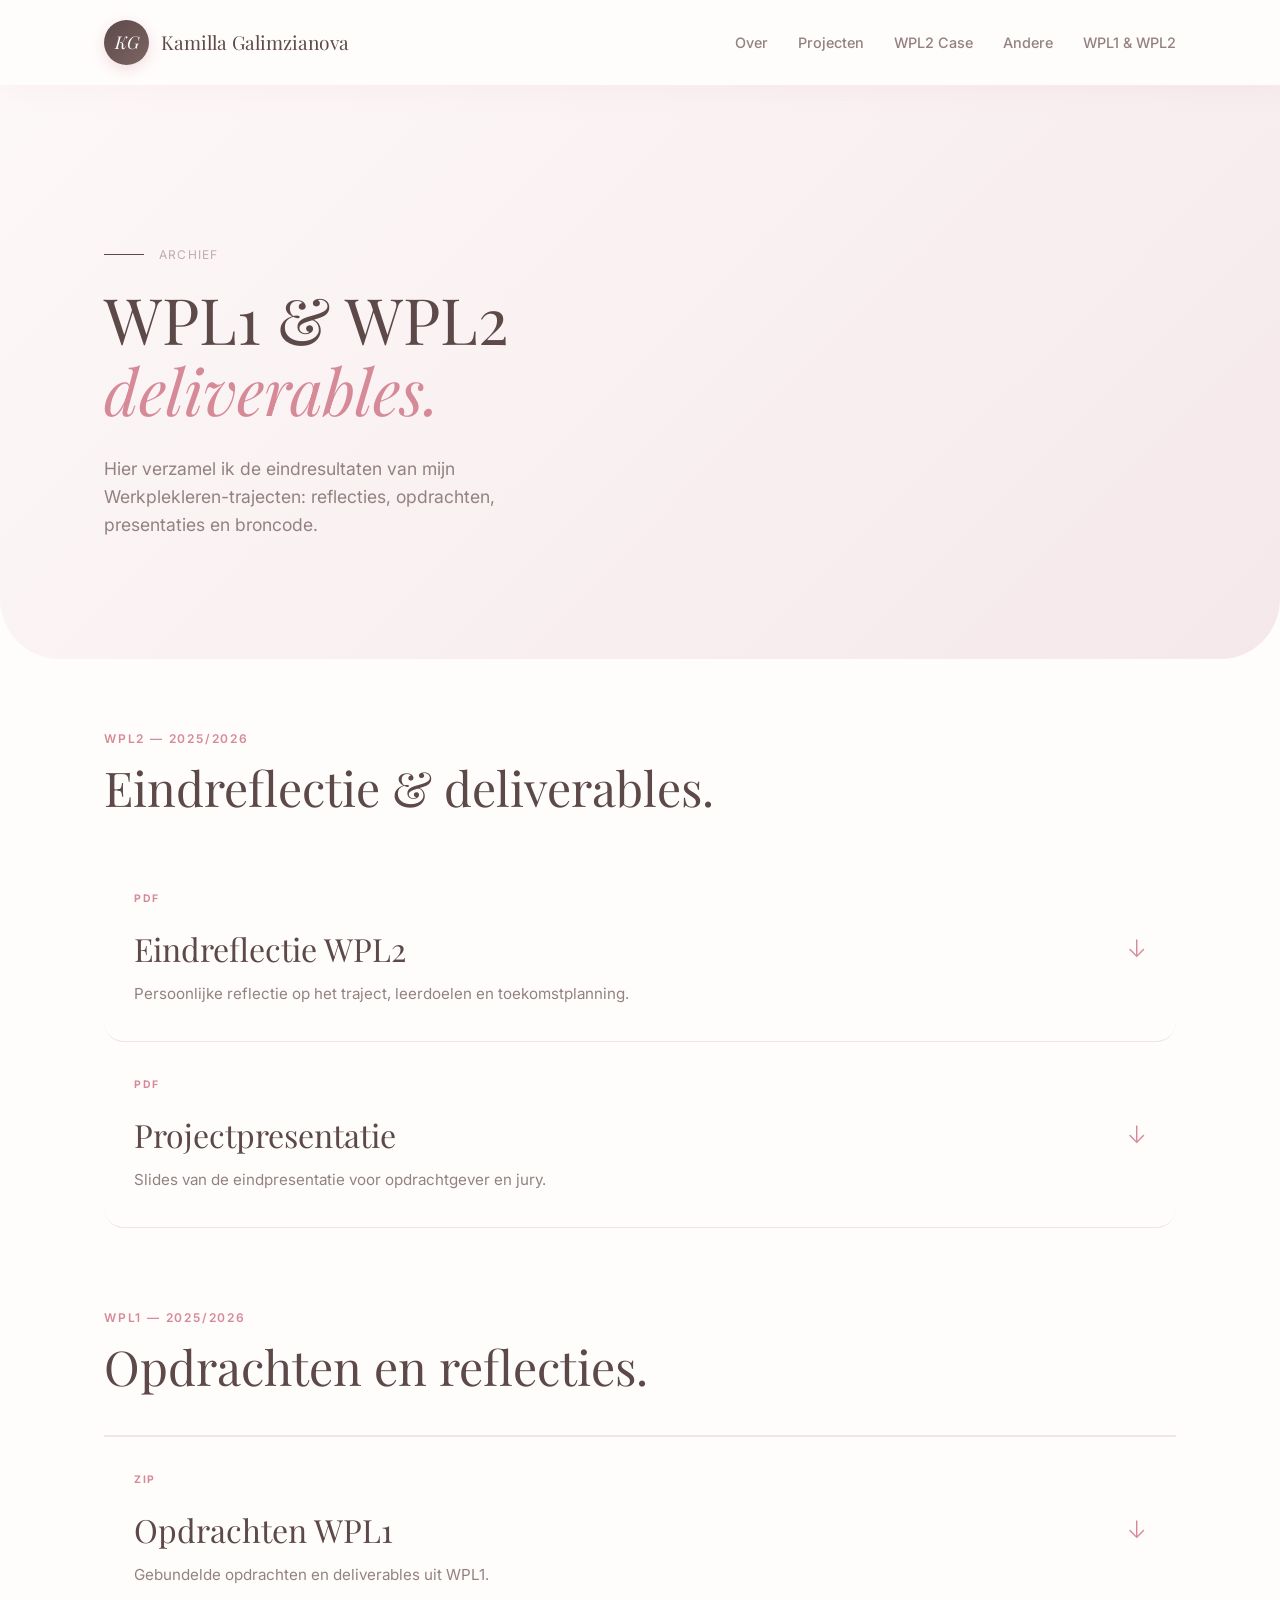
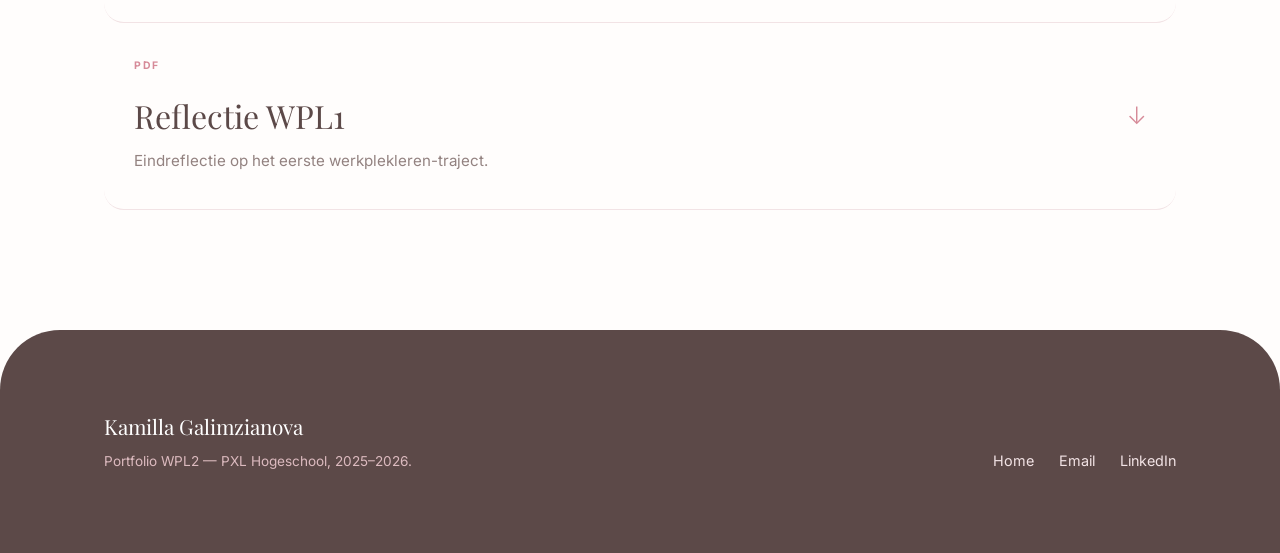
<file: wpl.html>
<!DOCTYPE html>
<html lang="nl">
<head>
    <meta charset="UTF-8">
    <meta name="viewport" content="width=device-width, initial-scale=1.0">
    <title>WPL1 & WPL2 | Kamilla Galimzianova</title>
    <link rel="stylesheet" href="style.css">
    <link rel="preconnect" href="https://fonts.gstatic.com" crossorigin>
    <link href="https://fonts.googleapis.com/css2?family=Inter:wght@300;400;500;600;700&family=Playfair+Display:ital,wght@0,400;0,600;1,400;1,600&display=swap" rel="stylesheet">
</head>
<body>

    <header class="header">
        <div class="container header-inner">
            <a href="index.html" class="logo">
                <span class="logo-circle logo-dark">KG</span>
                <span class="logo-text">Kamilla Galimzianova</span>
            </a>
            <nav class="nav">
                <a href="index.html#about">Over</a>
                <a href="index.html#projects">Projecten</a>
                <a href="index.html#wpl2">WPL2 Case</a>
                <a href="index.html#andere">Andere</a>
                <a href="wpl.html">WPL1 & WPL2</a>
            </nav>
        </div>
    </header>

    <section class="section archive-hero">
        <div class="container">
            <p class="subtitle archive-subtitle"><span class="line-inline"></span> ARCHIEF</p>
            <h1 class="main-title">WPL1 & WPL2<br><span class="highlight highlight-blue">deliverables.</span></h1>
            <p class="hero-text">Hier verzamel ik de eindresultaten van mijn<br>Werkplekleren-trajecten: reflecties, opdrachten,<br>presentaties en broncode.</p>
        </div>
    </section>

    <section class="section files-section">
        <div class="container">
            <p class="subtitle tag-blue">WPL2 — 2025/2026</p>
            <h2 class="section-title">Eindreflectie & deliverables.</h2>

            <a href="./Documents/Eindreflectie WPL2_ Galimzianova_Kamilla.pdf" download="Eindreflectie WPL2_ Galimzianova_Kamilla.pdf" class="file-item">
                    <div class="file-content">
                        <span class="file-tag">PDF</span>
                        <h3 class="file-title">Eindreflectie WPL2</h3>
                        <p class="file-desc">Persoonlijke reflectie op het traject, leerdoelen en toekomstplanning.</p>
                    </div>
                    <div class="file-icon">&#8595;</div>
                </a>


                <a href="./Documents/Eindpresentatie - Qern.pdf" download="Eindpresentatie - Qern.pdf" class="file-item" target="_blank">
                    <div class="file-content">
                        <span class="file-tag">PDF</span>
                        <h3 class="file-title">Projectpresentatie</h3>
                        <p class="file-desc">Slides van de eindpresentatie voor opdrachtgever en jury.</p>
                    </div>
                    <div class="file-icon">&#8595;</div>
                </a>
            </div>
        </div>
    </section>

    <section class="section files-section pb-large">
        <div class="container">
            <p class="subtitle tag-blue">WPL1 — 2025/2026</p>
            <h2 class="section-title">Opdrachten en reflecties.</h2>
            
            <div class="file-list">
                <a href="./Documents/Opdrachten WPL1.zip" download="Opdrachten WPL1.zip" class="file-item" target="_blank">
                    <div class="file-content">
                        <span class="file-tag">ZIP</span>
                        <h3 class="file-title">Opdrachten WPL1</h3>
                        <p class="file-desc">Gebundelde opdrachten en deliverables uit WPL1.</p>
                    </div>
                    <div class="file-icon">&#8595;</div>
                </a>

                <a href="./Documents/Eindreflectie WPL1 DVO Kamilla Galimzianova.pdf" download="Eindreflectie WPL1 DVO Kamilla Galimzianova.pdf" class="file-item" target="_blank">
                    <div class="file-content">
                        <span class="file-tag">PDF</span>
                        <h3 class="file-title">Reflectie WPL1</h3>
                        <p class="file-desc">Eindreflectie op het eerste werkplekleren-traject.</p>
                    </div>
                    <div class="file-icon">&#8595;</div>
                </a>
            </div>
        </div>
    </section>

    <footer class="footer-dark">
        <div class="container footer-dark-inner">
            <div class="footer-dark-left">
                <h4>Kamilla Galimzianova</h4>
                <p>Portfolio WPL2 — PXL Hogeschool, 2025–2026.</p>
            </div>
            <div class="footer-dark-links">
                <a href="index.html">Home</a>
                <a href="mailto:email@example.com">Email</a>
                <a href="https://www.linkedin.com/in/kamilla-galimzianova-b71980315/">LinkedIn</a>
            </div>
        </div>
    </footer>

</body>
</html>
</file>
<file: style.css>
/* Базовые переменные и сброс стилей */
:root {
    --bg-color: #fffdfc; /* Жемчужно-белый фон */
    --text-dark: #5c4948; /* Теплый шоколадно-лиловый оттенок */
    --text-light: #938280; /* Пыльно-розово-серый */
    --accent-color: #d68a98; /* Нежная пыльная роза */
    --accent-hover: #c47685; /* Более насыщенный ягодный оттенок */
    --border-color: #f2e3e5; /* Очень светлый розово-бежевый */
    
    --section-bg-soft: #fcf6f7; /* Пудровый фон для секций */
    --section-bg-gradient: linear-gradient(135deg, #fdf8f8 0%, #f5e8ea 100%); /* Элегантный градиент */
    
    --font-heading: 'Playfair Display', serif;
    --font-body: 'Inter', sans-serif;
}

* {
    margin: 0;
    padding: 0;
    box-sizing: border-box;
}

html {
    scroll-behavior: smooth;
}

body {
    background-color: var(--bg-color);
    color: var(--text-light);
    font-family: var(--font-body);
    line-height: 1.6;
    overflow-x: hidden;
}

h1, h2, h3, h4 {
    color: var(--text-dark);
    font-family: var(--font-heading);
    font-weight: 400;
}

a {
    text-decoration: none;
    color: inherit;
    transition: color 0.3s;
}

.container {
    max-width: 1200px;
    margin: 0 auto;
    padding: 0 5%;
}

.section {
    padding: 100px 0;
}

/* Выделение курсивом и цветом */
.highlight {
    font-style: italic;
    color: var(--accent-color);
    position: relative;
    display: inline-block;
}

/* Легкий декоративный элемент под выделенным текстом */
.highlight::after {
    content: '';
    position: absolute;
    bottom: 4px;
    left: 0;
    width: 100%;
    height: 6px;
    background-color: rgba(214, 138, 152, 0.2);
    border-radius: 10px;
    z-index: -1;
}

/* Общий подзаголовок */
.subtitle {
    font-size: 0.75rem;
    letter-spacing: 0.15em;
    text-transform: uppercase;
    color: #c2aab0; 
    margin-bottom: 20px;
}

.section-title {
    font-size: 3rem;
    line-height: 1.2;
    margin-bottom: 40px;
}

/* Кнопки - делаем их более округлыми и мягкими */
.btn {
    display: inline-block;
    padding: 14px 32px;
    border-radius: 40px;
    font-size: 0.95rem;
    font-weight: 500;
    cursor: pointer;
    transition: all 0.4s cubic-bezier(0.4, 0, 0.2, 1);
}

.btn-primary {
    background: linear-gradient(135deg, var(--accent-color) 0%, #e29ba7 100%);
    color: #fff;
    border: none;
    box-shadow: 0 8px 25px rgba(214, 138, 152, 0.3);
}

.btn-primary:hover {
    transform: translateY(-3px);
    box-shadow: 0 12px 30px rgba(214, 138, 152, 0.4);
}

.btn-outline {
    background-color: rgba(255, 255, 255, 0.6);
    color: var(--text-dark);
    border: 1px solid var(--accent-color);
    margin-left: 15px;
}

.btn-outline:hover {
    background-color: var(--accent-color);
    color: #fff;
}

/* --- Навигация (Header) - Эффект матового стекла --- */
.header {
    padding: 20px 0;
    position: sticky; /* Теперь шапка прилипает при скролле */
    top: 0;
    width: 100%;
    z-index: 100;
    background: rgba(255, 253, 252, 0.85); /* Полупрозрачный белый */
    backdrop-filter: blur(12px); /* Размытие фона под шапкой */
    -webkit-backdrop-filter: blur(12px);
    box-shadow: 0 4px 30px rgba(214, 138, 152, 0.08); /* Очень нежная тень */
    transition: all 0.3s ease;
}

.header-inner {
    display: flex;
    justify-content: space-between;
    align-items: center;
}

.logo {
    display: flex;
    align-items: center;
    gap: 12px;
}

.logo-circle {
    background: linear-gradient(135deg, var(--accent-color) 0%, #e29ba7 100%);
    color: #fff;
    width: 45px;
    height: 45px;
    border-radius: 50%;
    display: flex;
    justify-content: center;
    align-items: center;
    font-family: var(--font-heading);
    font-style: italic;
    font-size: 1.1rem;
    box-shadow: 0 4px 15px rgba(214, 138, 152, 0.3);
}

.logo-text {
    font-family: var(--font-heading);
    font-size: 1.2rem;
    color: var(--text-dark);
}

.nav {
    display: flex;
    gap: 30px;
    font-size: 0.9rem;
    font-weight: 500;
    color: var(--text-light);
}

.nav a {
    padding: 5px 0;
    position: relative;
}

.nav a::after {
    content: '';
    position: absolute;
    bottom: 0;
    left: 0;
    width: 0;
    height: 2px;
    background-color: var(--accent-color);
    transition: width 0.3s ease;
}

.nav a:hover {
    color: var(--accent-color);
}

.nav a:hover::after {
    width: 100%;
}

/* --- Секция: Hero --- */
.hero {
    padding-top: 100px; /* Уменьшили из-за sticky шапки */
    min-height: 100vh;
    display: flex;
    align-items: center;
    position: relative;
    /* Воздушный фон для первого экрана */
    background: radial-gradient(circle at top right, #fdf4f6 0%, var(--bg-color) 50%);
}

.hero-inner {
    display: grid;
    grid-template-columns: 1fr 1fr;
    gap: 60px;
    align-items: center;
}

.main-title {
    font-size: 4rem;
    line-height: 1.1;
    margin-bottom: 30px;
}

.hero-text {
    font-size: 1.1rem;
    margin-bottom: 40px;
    max-width: 450px;
}

.hero-image-wrapper {
    position: relative;
    border-radius: 40px; /* Более округлые углы */
    overflow: hidden;
    box-shadow: 0 20px 50px rgba(214, 138, 152, 0.15);
}

.hero-img {
    width: 100%;
    height: auto;
    display: block;
    border-radius: 40px;
}

/* Плавающие плашки на фото */
.floating-badge {
    position: absolute;
    background: rgba(255, 255, 255, 0.9);
    backdrop-filter: blur(5px);
    padding: 20px;
    border-radius: 25px;
    box-shadow: 0 15px 35px rgba(214, 138, 152, 0.1);
    text-align: center;
}

.floating-badge strong {
    color: var(--accent-color);
    font-family: var(--font-heading);
    font-size: 1.8rem;
    line-height: 1;
}

.floating-badge span {
    font-size: 0.6rem;
    letter-spacing: 0.1em;
    color: var(--text-light);
}

.badge-top-right {
    top: 20px;
    right: 20px;
}

.badge-bottom-left {
    bottom: 20px;
    left: 20px;
}

.scroll-indicator {
    position: absolute;
    bottom: 40px;
    left: 5%;
    display: flex;
    align-items: center;
    gap: 15px;
    font-size: 0.7rem;
    letter-spacing: 0.15em;
    color: #c2aab0;
}

.scroll-indicator .line {
    width: 60px;
    height: 1px;
    background-color: #f2e3e5;
}

/* --- Секция: Обо мне (About) --- */
.about {
    background-color: var(--section-bg-soft); /* Пудровый фон для секции */
    border-radius: 60px; /* Красивые скругления для секции */
    margin: 40px 2%;
    padding: 100px 5%;
}

.about-inner {
    display: grid;
    grid-template-columns: 1fr 1fr;
    gap: 60px;
}

.about-text-col p {
    margin-bottom: 20px;
    font-size: 1.1rem;
}

/* --- Секция: Проекты --- */
.projects {
    background-color: var(--bg-color); /* Возвращаем светлый фон */
}

.projects-header {
    display: grid;
    grid-template-columns: 1fr 1fr;
    gap: 60px;
    margin-bottom: 80px;
}

.projects-intro {
    font-size: 1.1rem;
    padding-top: 40px;
}

.project-card {
    display: grid;
    grid-template-columns: 1.2fr 1fr;
    gap: 60px;
    align-items: center;
    margin-bottom: 100px;
    background: #fff;
    padding: 40px;
    border-radius: 40px;
    box-shadow: 0 15px 40px rgba(214, 138, 152, 0.05); /* Легкая тень у карточек */
    transition: transform 0.4s ease;
}

.project-card:hover {
    transform: translateY(-10px);
}

.project-card.reverse {
    grid-template-columns: 1fr 1.2fr;
}

.project-image img {
    width: 100%;
    border-radius: 30px;
}

.project-num {
    color: var(--accent-color);
    font-family: var(--font-heading);
    font-style: italic;
    font-size: 1.5rem;
    margin-bottom: 15px;
}

.project-title {
    font-size: 2.2rem;
    margin-bottom: 20px;
}

.project-desc {
    font-size: 1.1rem;
    margin-bottom: 30px;
}

.tech-stack {
    display: flex;
    gap: 10px;
    flex-wrap: wrap;
}

.tech-badge {
    padding: 8px 18px;
    background-color: var(--section-bg-soft);
    border-radius: 20px;
    font-size: 0.8rem;
    color: var(--text-dark);
}

/* --- Секция: WPL2 Case --- */
.wpl2 {
    background: var(--section-bg-gradient); /* Красивый градиентный фон */
    border-radius: 60px;
    margin: 40px 2%;
    padding: 100px 5%;
}

.wpl2-grid {
    display: grid;
    grid-template-columns: 1fr 1fr;
    gap: 30px;
}

.wpl2-card {
    background: rgba(255, 255, 255, 0.8);
    backdrop-filter: blur(10px);
    border: 1px solid #fff;
    padding: 50px;
    border-radius: 30px;
}

.wpl2-card h3 {
    color: var(--accent-color);
    font-size: 1.4rem;
    margin-bottom: 25px;
}

.wpl2-card p {
    margin-bottom: 15px;
}

/* --- Секция: Хобби --- */
.hobbies-grid {
    display: grid;
    grid-template-columns: repeat(3, 1fr);
    gap: 30px;
}

.hobby-card {
    background: #fff;
    border: 1px solid var(--border-color);
    border-radius: 30px;
    overflow: hidden;
    transition: transform 0.4s ease, box-shadow 0.4s ease;
}

.hobby-card:hover {
    transform: translateY(-8px);
    box-shadow: 0 20px 40px rgba(214, 138, 152, 0.12);
}

.hobby-card img {
    width: 100%;
    height: 200px;
    object-fit: cover;
}

.hobby-content {
    padding: 30px;
}

.hobby-content h3 {
    font-size: 1.2rem;
    margin-bottom: 15px;
}

.hobby-content p {
    font-size: 0.95rem;
}

/* --- Секция: Контакты --- */
.contact {
    text-align: center;
    padding: 120px 0;
    background: radial-gradient(circle at center, #fcebec 0%, var(--bg-color) 70%);
}

.contact .section-title {
    margin-bottom: 20px;
}

.contact p {
    margin-bottom: 40px;
    font-size: 1.1rem;
}

/* --- Футер --- */
.footer {
    padding: 40px 0;
    border-top: 1px solid var(--border-color);
    font-size: 0.85rem;
}

.footer-inner {
    display: flex;
    justify-content: space-between;
}

.footer-links {
    display: flex;
    gap: 30px;
}

.footer-links a:hover {
    color: var(--accent-color);
}

/* --- Адаптивность (Mobile & Tablet) --- */
@media (max-width: 992px) {
    .hero-inner, .about-inner, .projects-header, .project-card, .project-card.reverse, .wpl2-grid {
        grid-template-columns: 1fr;
        gap: 40px;
    }
    
    .project-card.reverse .project-info {
        order: 2;
    }
    .project-card.reverse .project-image {
        order: 1;
    }

    .hobbies-grid {
        grid-template-columns: 1fr;
    }

    .main-title {
        font-size: 3rem;
    }
    
    .nav {
        display: none;
    }
    
    .about, .wpl2 {
        border-radius: 30px;
        margin: 20px 0;
        padding: 60px 5%;
    }
}

/* =========================================
   СТИЛИ ДЛЯ СТРАНИЦЫ WPL1 & WPL2 (ARCHIEF)
   ========================================= */

/* Темный логотип для архива */
.logo-dark {
    background: linear-gradient(135deg, #5c4948 0%, #7d6563 100%);
}

/* Настройки верхнего блока архива */
.archive-hero {
    padding-top: 160px; /* Подстроились под sticky header */
    padding-bottom: 80px;
    background: var(--section-bg-gradient);
    border-bottom-left-radius: 60px;
    border-bottom-right-radius: 60px;
    margin-bottom: 40px;
}

.archive-subtitle {
    display: flex;
    align-items: center;
    color: #c2aab0;
    letter-spacing: 0.1em;
}

.line-inline {
    display: inline-block;
    width: 40px;
    height: 1px;
    background-color: var(--text-dark);
    margin-right: 15px;
}

.highlight-blue {
    color: var(--accent-color); 
}

.tag-blue {
    color: var(--accent-color);
    font-weight: 600;
    letter-spacing: 0.15em;
    margin-bottom: 10px;
}

/* Списки файлов */
.files-section {
    padding-top: 30px;
    padding-bottom: 50px;
}

.pb-large {
    padding-bottom: 120px;
}

.file-list {
    border-top: 2px solid #f2e3e5;
    margin-top: 40px;
}

.file-item {
    display: flex;
    justify-content: space-between;
    align-items: center;
    padding: 35px 30px; /* Добавили отступы по бокам */
    border-bottom: 1px solid #f2e3e5;
    transition: all 0.3s ease;
    border-radius: 20px;
}

.file-item:hover {
    background-color: #fdf4f6; /* Легкий фон при наведении */
    transform: translateX(5px);
}

.file-tag {
    font-size: 0.65rem;
    font-weight: 700;
    letter-spacing: 0.15em;
    color: var(--accent-color);
    text-transform: uppercase;
    display: block;
    margin-bottom: 15px;
}

.file-title {
    font-size: 2rem;
    margin-bottom: 8px;
    color: var(--text-dark);
}

.file-desc {
    font-size: 0.95rem;
    color: var(--text-light);
}

.file-icon {
    font-size: 1.5rem;
    color: var(--accent-color);
    font-weight: 300;
}

/* Темный футер */
.footer-dark {
    background-color: #5c4948; /* Теплый темный шоколад */
    color: #fff;
    padding: 80px 0;
    border-top-left-radius: 60px;
    border-top-right-radius: 60px;
}

.footer-dark-inner {
    display: flex;
    justify-content: space-between;
    align-items: flex-end;
}

.footer-dark h4 {
    color: #fff;
    font-size: 1.3rem;
    font-family: var(--font-heading);
    margin-bottom: 8px;
}

.footer-dark p {
    color: #dcbabf; 
    font-size: 0.85rem;
    font-family: var(--font-body);
}

.footer-dark-links {
    display: flex;
    gap: 25px;
}

.footer-dark-links a {
    color: #f2e3e5;
    font-size: 0.9rem;
    transition: color 0.3s;
}

.footer-dark-links a:hover {
    color: #fff;
}

@media (max-width: 768px) {
    .file-item {
        flex-direction: column;
        align-items: flex-start;
        gap: 20px;
        padding: 25px;
    }
    
    .footer-dark-inner {
        flex-direction: column;
        align-items: flex-start;
        gap: 30px;
    }
    
    .archive-hero, .footer-dark {
        border-radius: 30px;
    }
}

/* =========================================
   ДОПОЛНЕНИЯ: БОКОВЫЕ ПАНЕЛИ (SIDEBARS)
   ========================================= */

.layout-grid-sidebar {
    display: grid;
    grid-template-columns: 1.5fr 1fr;
    gap: 80px;
    align-items: start;
}

.text-column p {
    margin-bottom: 25px;
    font-size: 1.1rem;
    color: var(--text-light);
}

.wpl2-block {
    border-top: 1px solid rgba(214, 138, 152, 0.3);
    padding-top: 30px;
    margin-bottom: 40px;
}

.wpl2-block h3 {
    font-size: 2rem;
    margin-bottom: 20px;
}

.sidebar-box {
    padding: 40px;
    border-radius: 30px;
}

.light-sidebar {
    background-color: #fff;
    border-top: 3px solid var(--accent-color);
    box-shadow: 0 15px 40px rgba(214, 138, 152, 0.08);
}

.sidebar-title {
    font-family: var(--font-body);
    font-size: 0.75rem;
    letter-spacing: 0.15em;
    font-weight: 600;
    color: var(--text-dark);
    margin-bottom: 25px;
    text-transform: uppercase;
}

.info-item {
    padding: 15px 0;
    border-bottom: 1px solid var(--border-color);
    display: flex;
    flex-direction: column;
    gap: 5px;
}

.info-item strong {
    font-size: 0.95rem;
    color: var(--text-dark);
}

.info-item span {
    font-size: 0.85rem;
    color: var(--text-light);
}

.border-none {
    border-bottom: none !important;
}

.margin-top-large {
    margin-top: 40px;
}

.contact-links {
    display: flex;
    flex-direction: column;
    gap: 10px;
}

.contact-links a {
    font-size: 0.95rem;
    color: var(--text-dark);
}

.contact-links a:hover {
    color: var(--accent-color);
}

/* Темная рамка */
.dark-sidebar {
    background-color: #5c4948;
    color: #fff;
    padding: 50px 40px;
    box-shadow: 0 15px 40px rgba(92, 73, 72, 0.2);
}

.info-item-dark {
    padding: 20px 0;
    border-bottom: 1px solid rgba(255, 255, 255, 0.1);
    display: flex;
    flex-direction: column;
    gap: 8px;
}

.info-item-dark .label {
    font-size: 0.65rem;
    letter-spacing: 0.15em;
    font-weight: 600;
    color: #dcbabf;
    text-transform: uppercase;
}

.info-item-dark .value {
    font-family: var(--font-heading);
    font-size: 1.25rem;
    color: #fff;
}

.btn-sidebar {
    display: inline-block;
    margin-top: 30px;
    padding: 15px 0;
    width: 100%;
    text-align: center;
    border: 1px solid rgba(255, 255, 255, 0.3);
    border-radius: 40px;
    color: #fff;
    font-size: 0.85rem;
    font-weight: 500;
    transition: all 0.3s;
}

.btn-sidebar:hover {
    background-color: #fff;
    color: #5c4948;
}

@media (max-width: 992px) {
    .layout-grid-sidebar {
        grid-template-columns: 1fr;
        gap: 40px;
    }
}
</file>
